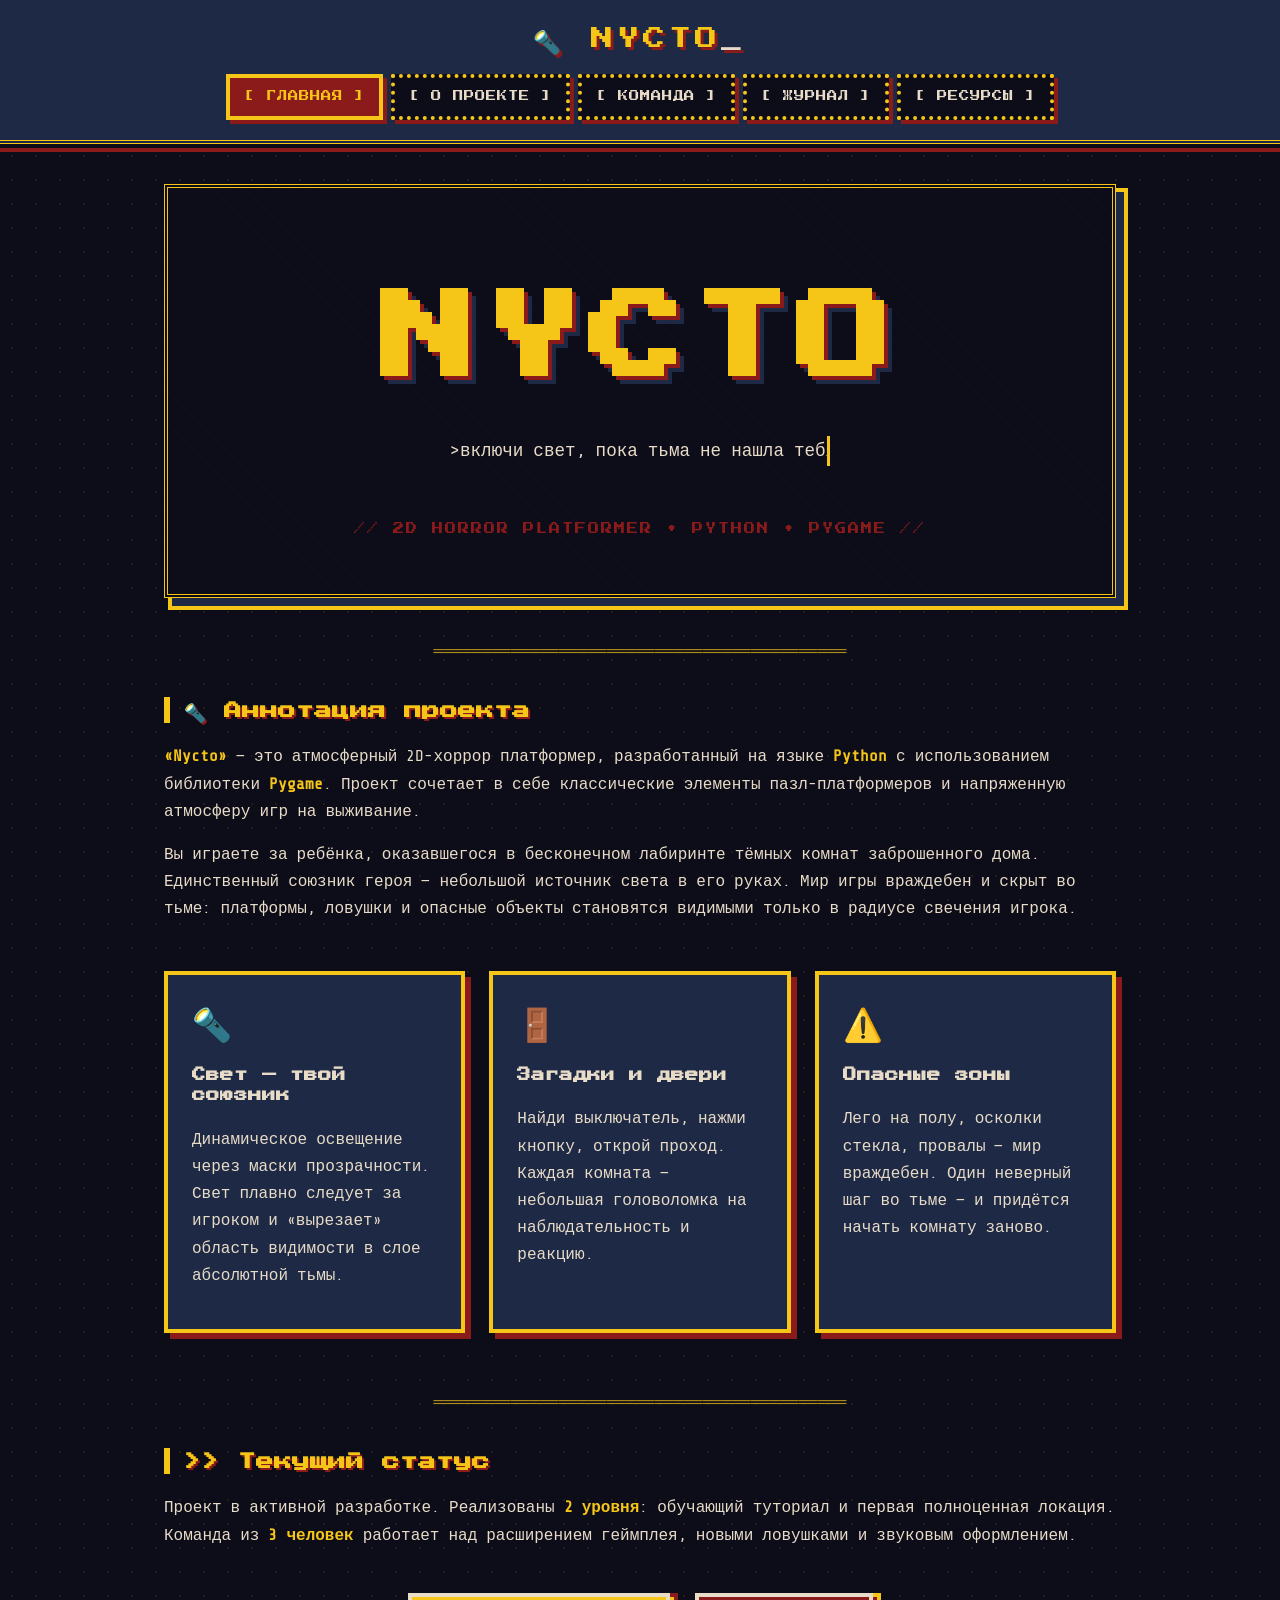
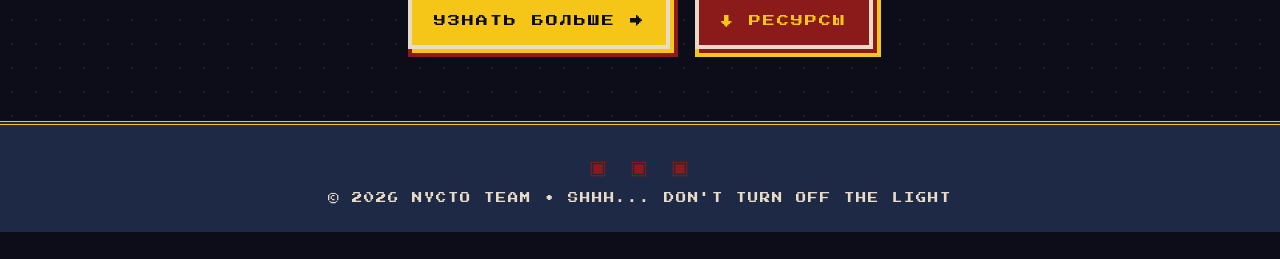
<file: Website full/index.html>
<!DOCTYPE html>
<html lang="ru">
<head>
    <meta charset="UTF-8">
    <meta name="viewport" content="width=device-width, initial-scale=1.0">
    <title>NYCTO — 2D Horror Platformer</title>
    <link rel="stylesheet" href="style.css">
</head>
<body>
    <header>
        <div class="site-title">NYCTO</div>
        <nav>
            <a href="index.html" class="active">[ ГЛАВНАЯ ]</a>
            <a href="about.html">[ О ПРОЕКТЕ ]</a>
            <a href="team.html">[ КОМАНДА ]</a>
            <a href="journal.html">[ ЖУРНАЛ ]</a>
            <a href="resources.html">[ РЕСУРСЫ ]</a>
        </nav>
    </header>

    <main>
        <section class="hero">
            <h1 class="hero-title">NYCTO</h1>
            <p class="typewriter">&gt;включи свет, пока тьма не нашла тебя</p>
            <p class="tagline">// 2D HORROR PLATFORMER • PYTHON • PYGAME //</p>
        </section>

        <div class="divider">═══════════════════════════════════════════</div>

        <h2>🔦 Аннотация проекта</h2>
        <p>
            <strong>«Nycto»</strong> — это атмосферный 2D-хоррор платформер,
            разработанный на языке <strong>Python</strong> с использованием библиотеки
            <strong>Pygame</strong>. Проект сочетает в себе классические элементы
            пазл-платформеров и напряженную атмосферу игр на выживание.
        </p>
        <p>
            Вы играете за ребёнка, оказавшегося в бесконечном лабиринте тёмных комнат
            заброшенного дома. Единственный союзник героя — небольшой источник света
            в его руках. Мир игры враждебен и скрыт во тьме: платформы, ловушки и
            опасные объекты становятся видимыми только в радиусе свечения игрока.
        </p>

        <div class="grid">
            <div class="card">
                <span class="card-icon">🔦</span>
                <h3>Свет — твой союзник</h3>
                <p>Динамическое освещение через маски прозрачности. Свет плавно следует
                за игроком и «вырезает» область видимости в слое абсолютной тьмы.</p>
            </div>
            <div class="card">
                <span class="card-icon">🚪</span>
                <h3>Загадки и двери</h3>
                <p>Найди выключатель, нажми кнопку, открой проход. Каждая комната —
                небольшая головоломка на наблюдательность и реакцию.</p>
            </div>
            <div class="card">
                <span class="card-icon">⚠️</span>
                <h3>Опасные зоны</h3>
                <p>Лего на полу, осколки стекла, провалы — мир враждебен. Один неверный
                шаг во тьме — и придётся начать комнату заново.</p>
            </div>
        </div>

        <div class="divider">═══════════════════════════════════════════</div>

        <h2>>> Текущий статус</h2>
        <p>
            Проект в активной разработке. Реализованы <strong>2 уровня</strong>:
            обучающий туториал и первая полноценная локация. Команда из
            <strong>3 человек</strong> работает над расширением геймплея, новыми
            ловушками и звуковым оформлением.
        </p>

        <p style="text-align: center; margin-top: 32px;">
            <a href="about.html" class="btn">УЗНАТЬ БОЛЬШЕ →</a>
            <a href="resources.html" class="btn btn-danger">↓ РЕСУРСЫ</a>
        </p>
    </main>

    <footer>
        <span class="skull">▣ ▣ ▣</span>
        © 2026 NYCTO TEAM • SHHH... DON'T TURN OFF THE LIGHT
    </footer>
</body>
</html>
</file>
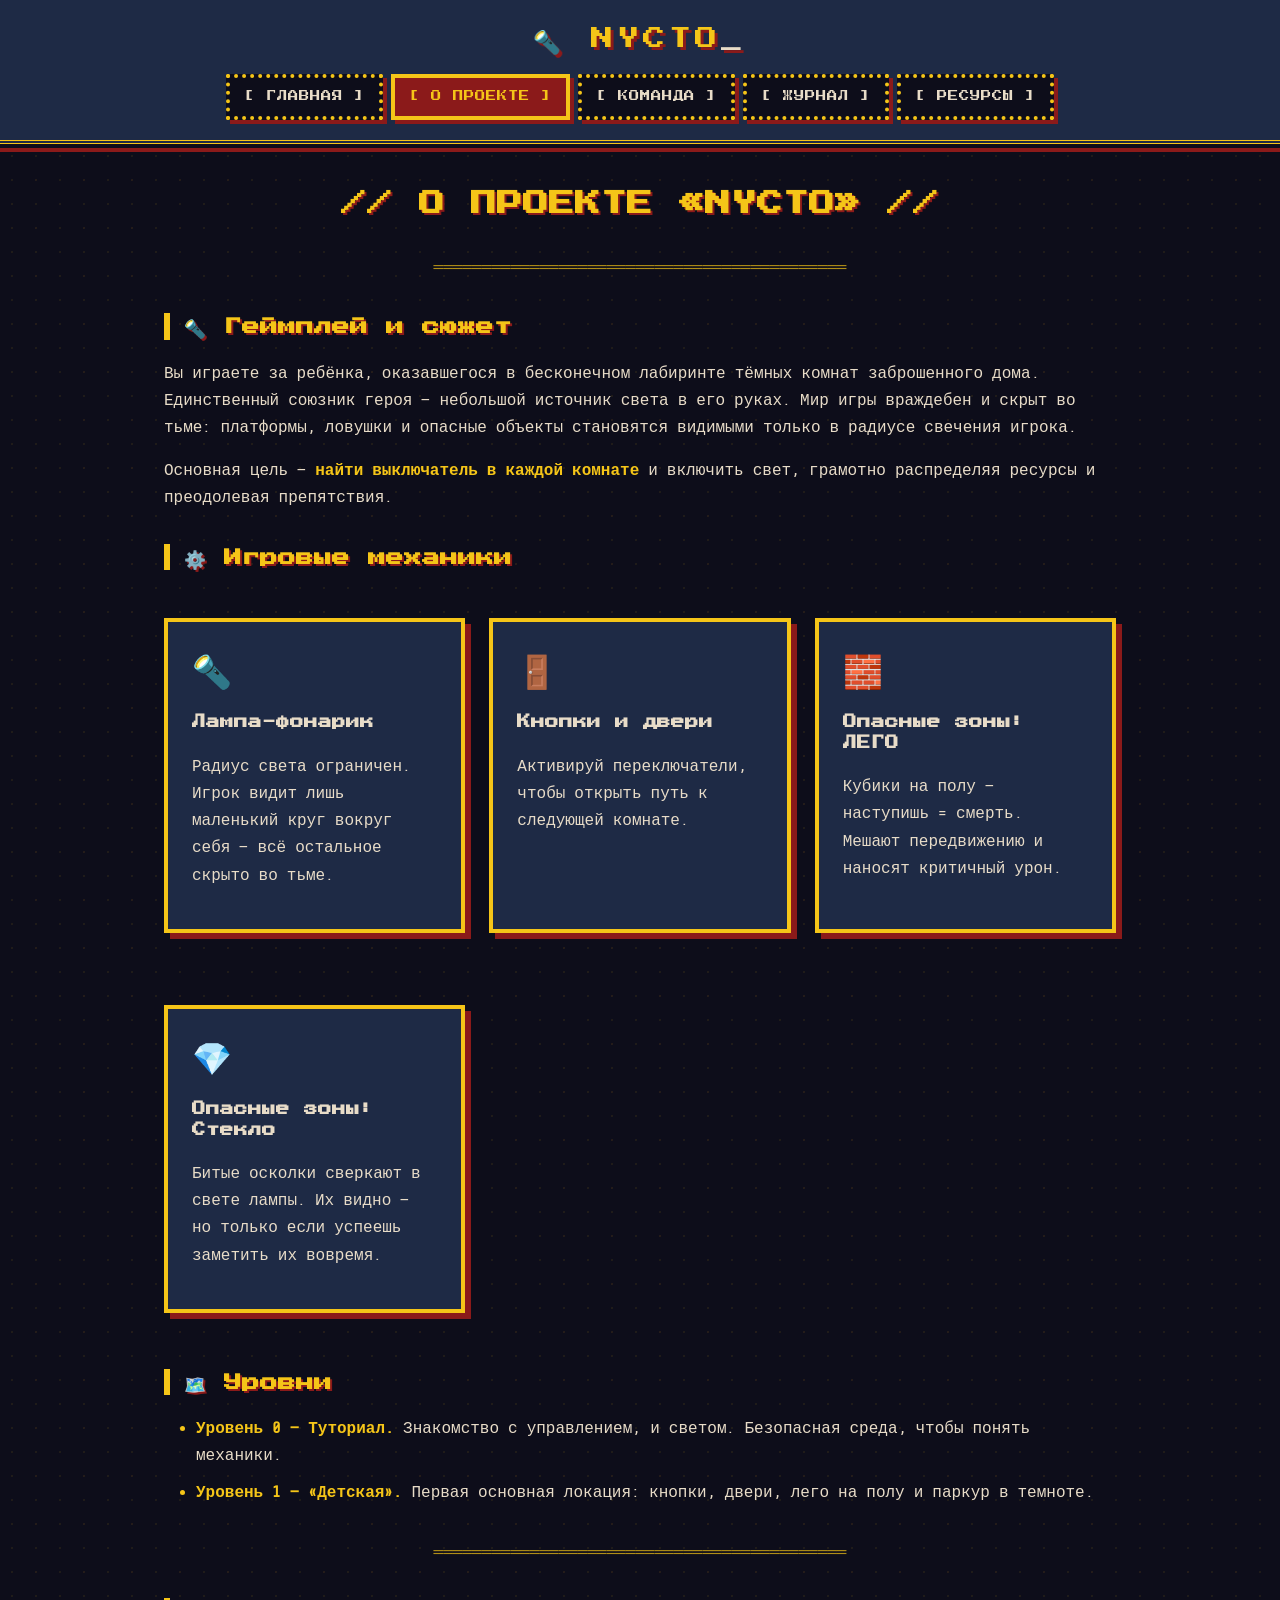
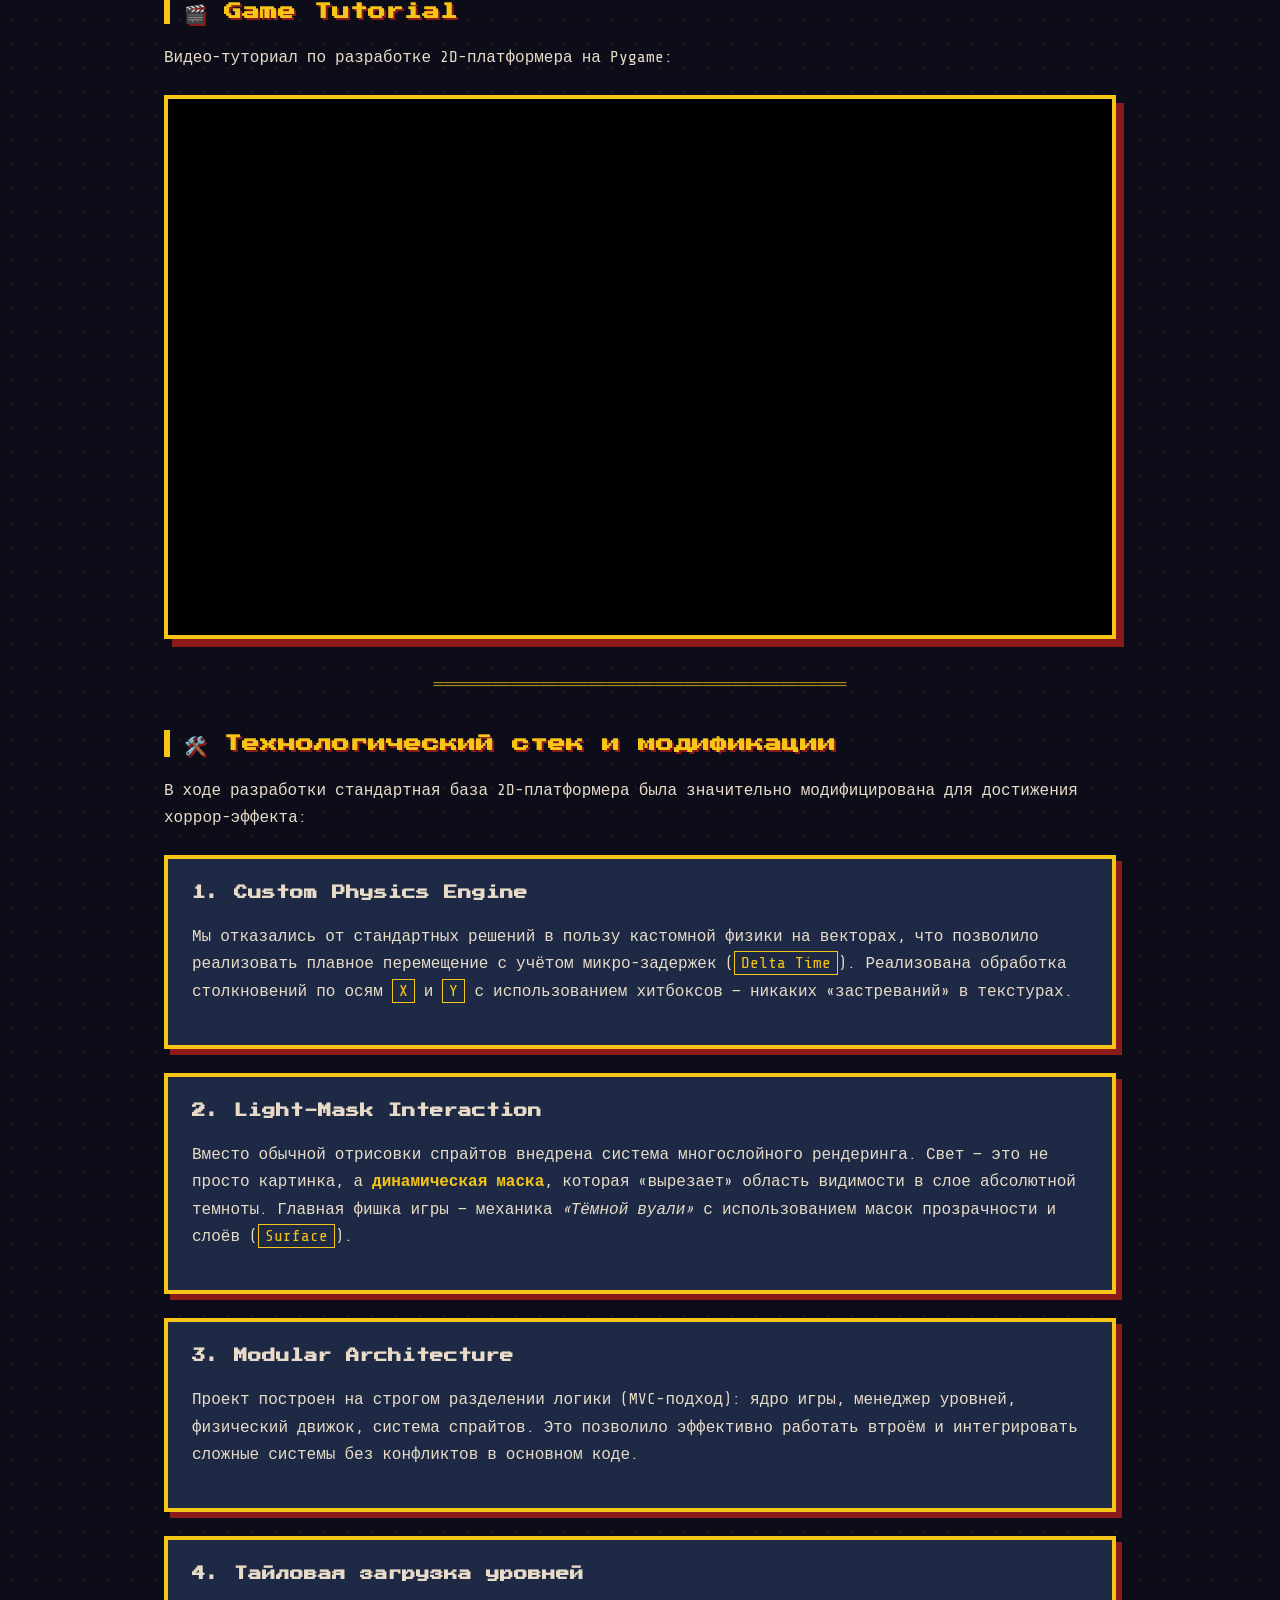
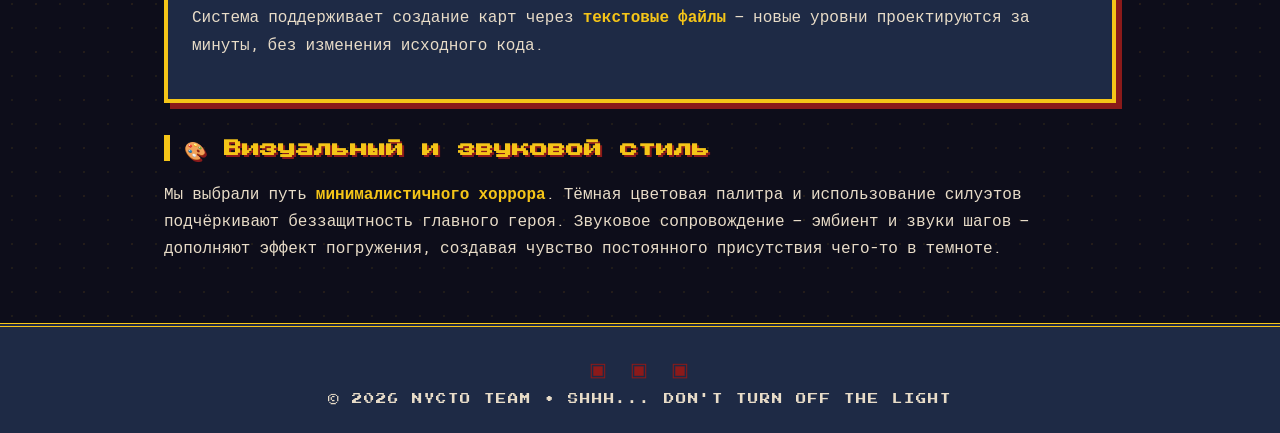
<file: Website full/about.html>
<!DOCTYPE html>
<html lang="ru">
<head>
    <meta charset="UTF-8">
    <meta name="viewport" content="width=device-width, initial-scale=1.0">
    <title>О проекте — NYCTO</title>
    <link rel="stylesheet" href="style.css">
</head>
<body>
    <header>
        <div class="site-title">NYCTO</div>
        <nav>
            <a href="index.html">[ ГЛАВНАЯ ]</a>
            <a href="about.html" class="active">[ О ПРОЕКТЕ ]</a>
            <a href="team.html">[ КОМАНДА ]</a>
            <a href="journal.html">[ ЖУРНАЛ ]</a>
            <a href="resources.html">[ РЕСУРСЫ ]</a>
        </nav>
    </header>

    <main>
        <h1>// О ПРОЕКТЕ «NYCTO» //</h1>

        <div class="divider">═══════════════════════════════════════════</div>

        <h2>🔦 Геймплей и сюжет</h2>
        <p>
            Вы играете за ребёнка, оказавшегося в бесконечном лабиринте тёмных комнат
            заброшенного дома. Единственный союзник героя — небольшой источник света
            в его руках. Мир игры враждебен и скрыт во тьме: платформы, ловушки и
            опасные объекты становятся видимыми только в радиусе свечения игрока.
        </p>
        <p>
            Основная цель — <strong>найти выключатель в каждой комнате</strong> и
            включить свет, грамотно распределяя ресурсы и преодолевая препятствия.
        </p>

        <h2>⚙️ Игровые механики</h2>
        <div class="grid">
            <div class="card">
                <span class="card-icon">🔦</span>
                <h3>Лампа-фонарик</h3>
                <p>Радиус света ограничен. Игрок видит лишь маленький круг вокруг себя — всё остальное скрыто во тьме.</p>
            </div>
            <div class="card">
                <span class="card-icon">🚪</span>
                <h3>Кнопки и двери</h3>
                <p>Активируй переключатели, чтобы открыть путь к следующей комнате.</p>
            </div>
            <div class="card">
                <span class="card-icon">🧱</span>
                <h3>Опасные зоны: ЛЕГО</h3>
                <p>Кубики на полу — наступишь = смерть. Мешают передвижению и наносят критичный урон.</p>
            </div>
            <div class="card">
                <span class="card-icon">💎</span>
                <h3>Опасные зоны: Стекло</h3>
                <p>Битые осколки сверкают в свете лампы. Их видно — но только если успеешь заметить их вовремя.</p>
            </div>
        </div>

        <h2>🗺️ Уровни</h2>
        <ul>
            <li><strong>Уровень 0 — Туториал.</strong> Знакомство с управлением, и светом. Безопасная среда, чтобы понять механики.</li>
            <li><strong>Уровень 1 — «Детская».</strong> Первая основная локация:
            кнопки, двери, лего на полу и паркур в темноте.</li>
        </ul>

        <div class="divider">═══════════════════════════════════════════</div>

        <h2>🎬 Game Tutorial</h2>
        <p>Видео-туториал по разработке 2D-платформера на Pygame:</p>
        <div class="video-wrap">
            <iframe
                src="https://www.youtube.com/embed/AY9MnQ4x3zk"
                title="Game tutorial — Pygame Platformer"
                allow="accelerometer; autoplay; clipboard-write; encrypted-media; gyroscope; picture-in-picture"
                allowfullscreen></iframe>
        </div>

        <div class="divider">═══════════════════════════════════════════</div>

        <h2>🛠️ Технологический стек и модификации</h2>
        <p>
            В ходе разработки стандартная база 2D-платформера была значительно
            модифицирована для достижения хоррор-эффекта:
        </p>

        <div class="card">
            <h3>1. Custom Physics Engine</h3>
            <p>Мы отказались от стандартных решений в пользу кастомной физики на
            векторах, что позволило реализовать плавное перемещение с учётом
            микро-задержек (<code>Delta Time</code>). Реализована обработка
            столкновений по осям <code>X</code> и <code>Y</code> с использованием
            хитбоксов — никаких «застреваний» в текстурах.</p>
        </div>

        <div class="card">
            <h3>2. Light-Mask Interaction</h3>
            <p>Вместо обычной отрисовки спрайтов внедрена система многослойного
            рендеринга. Свет — это не просто картинка, а <strong>динамическая маска</strong>,
            которая «вырезает» область видимости в слое абсолютной темноты.
            Главная фишка игры — механика <em>«Тёмной вуали»</em> с использованием
            масок прозрачности и слоёв (<code>Surface</code>).</p>
        </div>

        <div class="card">
            <h3>3. Modular Architecture</h3>
            <p>Проект построен на строгом разделении логики (MVC-подход): ядро игры,
            менеджер уровней, физический движок, система спрайтов. Это позволило
            эффективно работать втроём и интегрировать сложные системы без
            конфликтов в основном коде.</p>
        </div>

        <div class="card">
            <h3>4. Тайловая загрузка уровней</h3>
            <p>Система поддерживает создание карт через <strong>текстовые файлы</strong> —
            новые уровни проектируются за минуты, без изменения исходного кода.</p>
        </div>

        <h2>🎨 Визуальный и звуковой стиль</h2>
        <p>
            Мы выбрали путь <strong>минималистичного хоррора</strong>. Тёмная цветовая
            палитра и использование силуэтов подчёркивают беззащитность главного
            героя. Звуковое сопровождение — эмбиент и звуки шагов — дополняют
            эффект погружения, создавая чувство постоянного присутствия чего-то
            в темноте.
        </p>
    </main>

    <footer>
        <span class="skull">▣ ▣ ▣</span>
        © 2026 NYCTO TEAM • SHHH... DON'T TURN OFF THE LIGHT
    </footer>
</body>
</html>
</file>
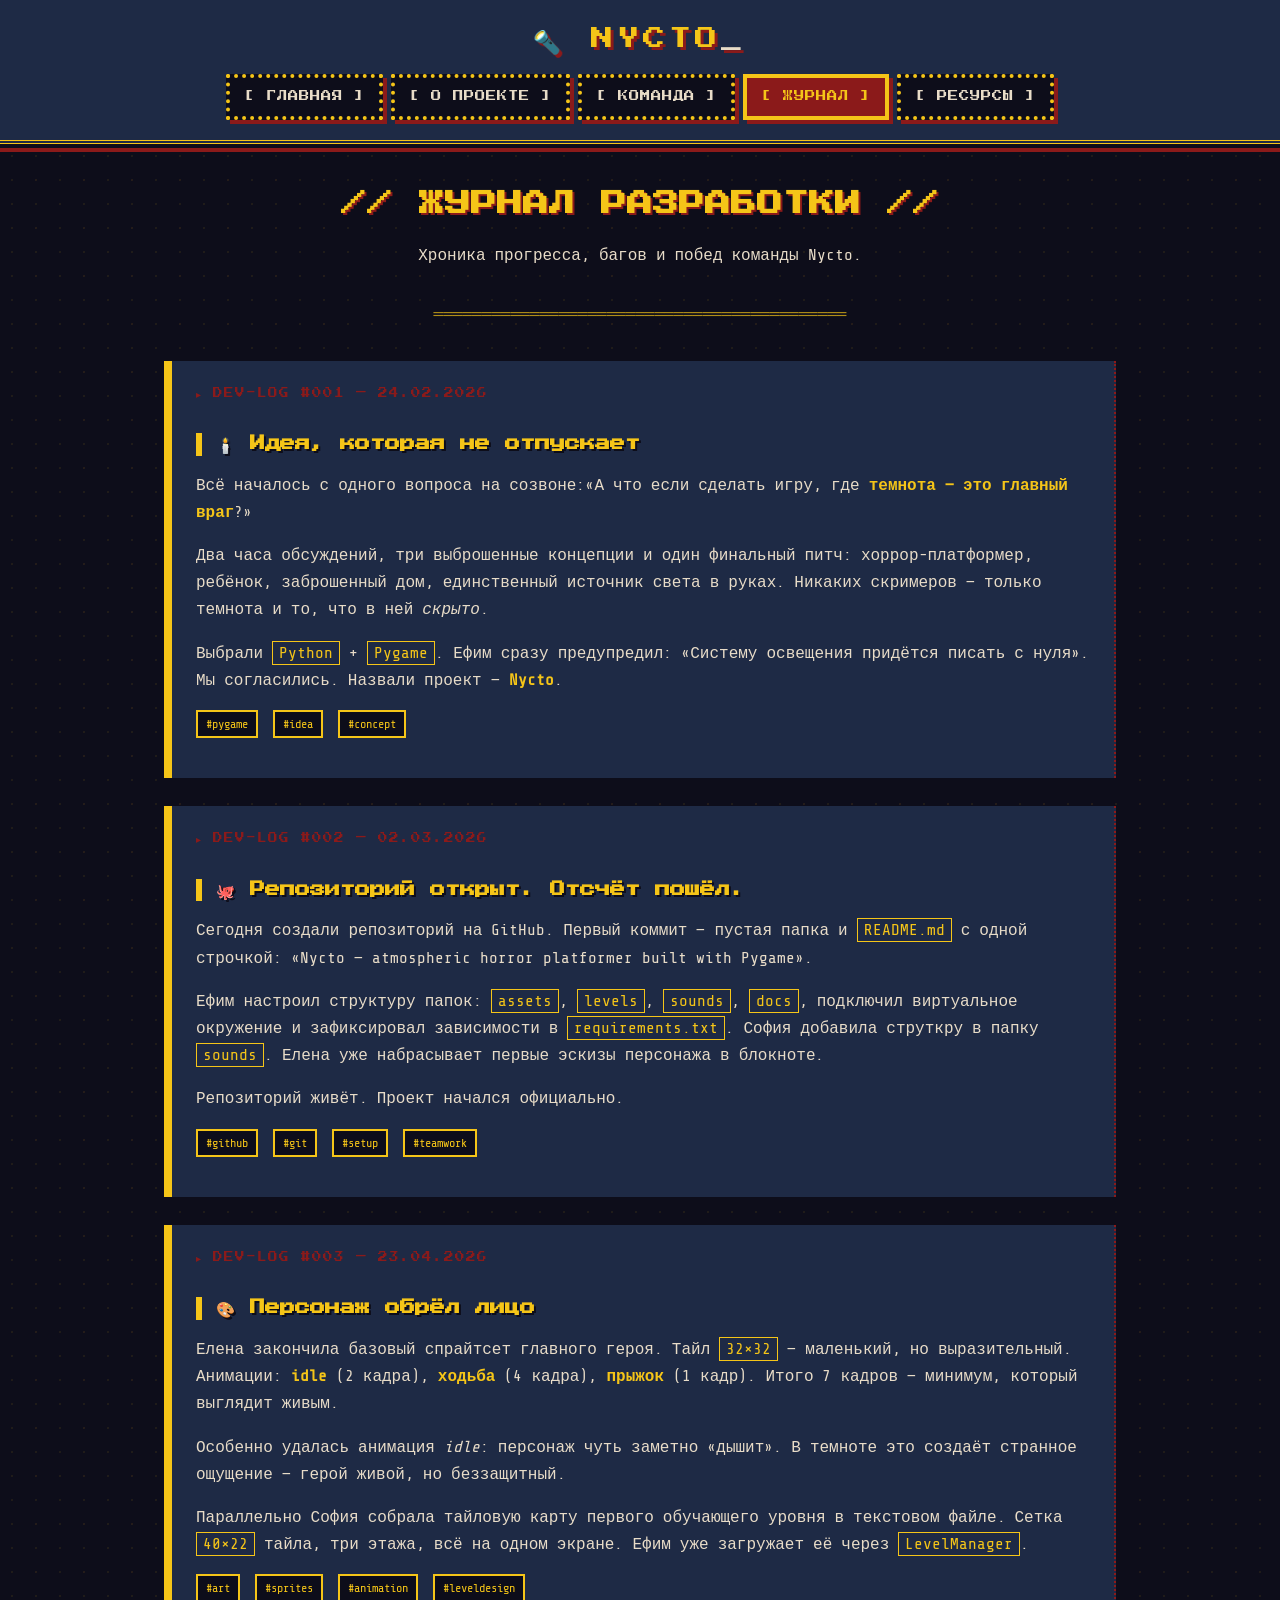
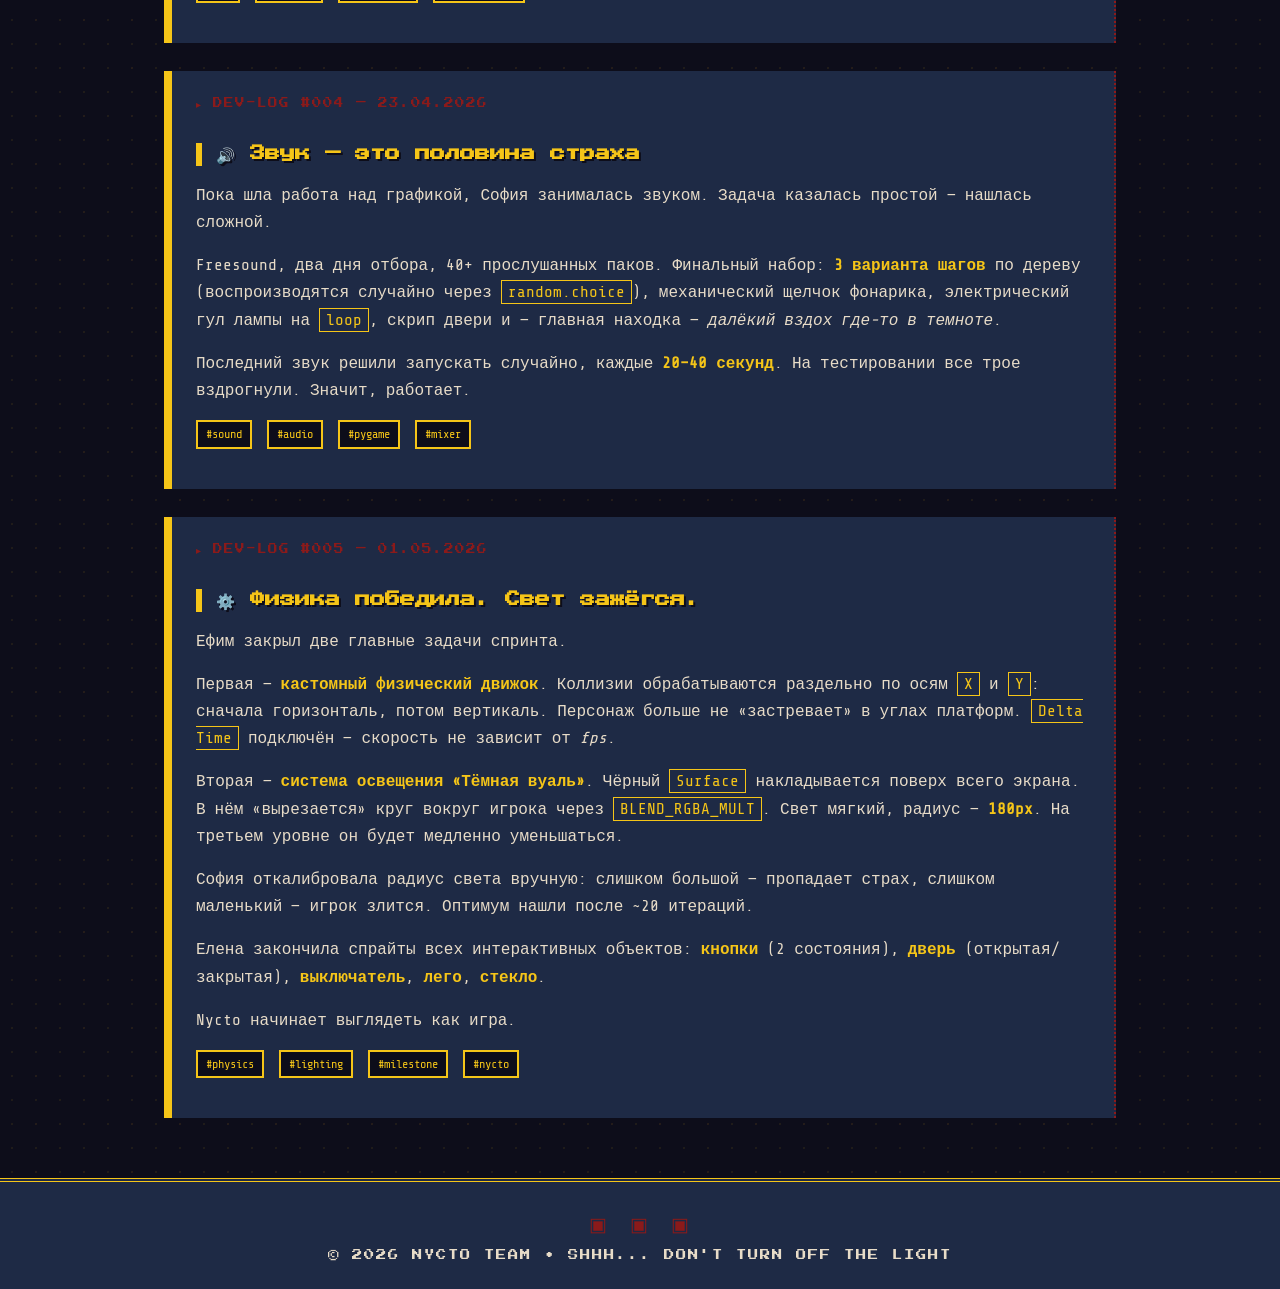
<file: Website full/journal.html>
<!DOCTYPE html>
<html lang="ru">
<head>
    <meta charset="UTF-8">
    <meta name="viewport" content="width=device-width, initial-scale=1.0">
    <title>Журнал — NYCTO</title>
    <link rel="stylesheet" href="style.css">
</head>
<body>
    <header>
        <div class="site-title">NYCTO</div>
        <nav>
            <a href="index.html">[ ГЛАВНАЯ ]</a>
            <a href="about.html">[ О ПРОЕКТЕ ]</a>
            <a href="team.html">[ КОМАНДА ]</a>
            <a href="journal.html" class="active">[ ЖУРНАЛ ]</a>
            <a href="resources.html">[ РЕСУРСЫ ]</a>
        </nav>
    </header>

    <main>
        <h1>// ЖУРНАЛ РАЗРАБОТКИ //</h1>

        <p style="text-align:center;">
            Хроника прогресса, багов и побед команды Nycto.
        </p>

        <div class="divider">═══════════════════════════════════════════</div>

        <!-- POST 1 -->
        <article class="post">
            <div class="post-meta">▸ DEV-LOG #001 — 24.02.2026</div>
            <h2 class="post-title">🕯️ Идея, которая не отпускает</h2>
            <p>
                Всё началось с одного вопроса на созвоне:«А что если сделать игру, 
                где <strong>темнота — это главный враг</strong>?»
            </p>
            <p>
                Два часа обсуждений, три выброшенные концепции и один финальный питч: хоррор-платформер, 
                ребёнок, заброшенный дом, единственный источник света в руках. Никаких скримеров — только темнота 
                и то, что в ней <em>скрыто</em>.
            </p>
            <p>
                Выбрали <code>Python</code> + <code>Pygame</code>. Ефим сразу предупредил: «Систему освещения придётся писать с нуля». 
                Мы согласились. Назвали проект — <strong>Nycto</strong>.
            </p>
            <p>
                <span class="tag">#pygame</span>
                <span class="tag">#idea</span>
                <span class="tag">#concept</span>
            </p>
        </article>

        <!-- POST 2 -->
        <article class="post">
            <div class="post-meta">▸ DEV-LOG #002 — 02.03.2026</div>
            <h2 class="post-title">🐙 Репозиторий открыт. Отсчёт пошёл.</h2>
            <p>
                Сегодня создали репозиторий на GitHub. Первый коммит — пустая папка
                и <code>README.md</code> с одной строчкой: «Nycto — atmospheric horror
                platformer built with Pygame».
            </p>
            <p>
                Ефим настроил структуру папок: <code>assets</code>, <code>levels</code>,
                <code>sounds</code>, <code>docs</code>, подключил виртуальное
                окружение и зафиксировал зависимости в <code>requirements.txt</code>.
                София добавила струткру в папку <code>sounds</code>.
                Елена уже набрасывает первые эскизы персонажа в блокноте.
            </p>
            <p>
                Репозиторий живёт. Проект начался официально.
            </p>
            <p>
                <span class="tag">#github</span>
                <span class="tag">#git</span>
                <span class="tag">#setup</span>
                <span class="tag">#teamwork</span>
            </p>
        </article>

        <!-- POST 3 -->
        <article class="post">
            <div class="post-meta">▸ DEV-LOG #003 — 23.04.2026</div>
            <h2 class="post-title">🎨 Персонаж обрёл лицо</h2>
            <p>
                Елена закончила базовый спрайтсет главного героя. Тайл
                <code>32×32</code> — маленький, но выразительный. Анимации:
                <strong>idle</strong> (2 кадра), <strong>ходьба</strong> (4 кадра),
                <strong>прыжок</strong> (1 кадр). Итого 7 кадров — минимум,
                который выглядит живым.
            </p>
            <p>
                Особенно удалась анимация <em>idle</em>: персонаж чуть заметно
                «дышит». В темноте это создаёт странное ощущение — герой живой,
                но беззащитный.
            </p>
            <p>
                Параллельно София собрала тайловую карту первого обучающего уровня
                в текстовом файле. Сетка <code>40×22</code> тайла, три этажа,
                всё на одном экране. Ефим уже загружает её через
                <code>LevelManager</code>.
            </p>
            <p>
                <span class="tag">#art</span>
                <span class="tag">#sprites</span>
                <span class="tag">#animation</span>
                <span class="tag">#leveldesign</span>
            </p>
        </article>

        <!-- POST 4 -->
        <article class="post">
            <div class="post-meta">▸ DEV-LOG #004 — 23.04.2026</div>
            <h2 class="post-title">🔊 Звук — это половина страха</h2>
            <p>
                Пока шла работа над графикой, София занималась звуком.
                Задача казалась простой — нашлась сложной.
            </p>
            <p>
                Freesound, два дня отбора, 40+ прослушанных паков. Финальный набор:
                <strong>3 варианта шагов</strong> по дереву (воспроизводятся случайно
                через <code>random.choice</code>), механический щелчок фонарика,
                электрический гул лампы на <code>loop</code>, скрип двери и —
                главная находка — <em>далёкий вздох где-то в темноте</em>.
            </p>
            <p>
                Последний звук решили запускать случайно, каждые
                <strong>20–40 секунд</strong>. На тестировании все трое вздрогнули.
                Значит, работает.
            </p>
            <p>
                <span class="tag">#sound</span>
                <span class="tag">#audio</span>
                <span class="tag">#pygame</span>
                <span class="tag">#mixer</span>
            </p>
        </article>

        <!-- POST 5 -->
        <article class="post">
            <div class="post-meta">▸ DEV-LOG #005 — 01.05.2026</div>
            <h2 class="post-title">⚙️ Физика победила. Свет зажёгся.</h2>
            <p>
                Ефим закрыл две главные задачи спринта.
            </p>
            <p>
                Первая — <strong>кастомный физический движок</strong>. Коллизии
                обрабатываются раздельно по осям <code>X</code> и <code>Y</code>:
                сначала горизонталь, потом вертикаль. Персонаж больше не
                «застревает» в углах платформ. <code>Delta Time</code> подключён —
                скорость не зависит от <em>fps</em>.
            </p>
            <p>
                Вторая — <strong>система освещения «Тёмная вуаль»</strong>. Чёрный
                <code>Surface</code> накладывается поверх всего экрана. В нём
                «вырезается» круг вокруг игрока через <code>BLEND_RGBA_MULT</code>.
                Свет мягкий, радиус — <strong>180px</strong>. На третьем уровне
                он будет медленно уменьшаться.
            </p>
            <p>
                София откалибровала радиус света вручную: слишком большой —
                пропадает страх, слишком маленький — игрок злится. Оптимум
                нашли после ~20 итераций.
            </p>
            <p>
                Елена закончила спрайты всех интерактивных объектов:
                <strong>кнопки</strong> (2 состояния), <strong>дверь</strong>
                (открытая/закрытая), <strong>выключатель</strong>,
                <strong>лего</strong>, <strong>стекло</strong>.
            </p>
            <p>
                Nycto начинает выглядеть как игра.
            </p>
            <p>
                <span class="tag">#physics</span>
                <span class="tag">#lighting</span>
                <span class="tag">#milestone</span>
                <span class="tag">#nycto</span>
            </p>
        </article>
    </main>

    <footer>
        <span class="skull">▣ ▣ ▣</span>
        © 2026 NYCTO TEAM • SHHH... DON'T TURN OFF THE LIGHT
    </footer>
</body>
</html>
</file>
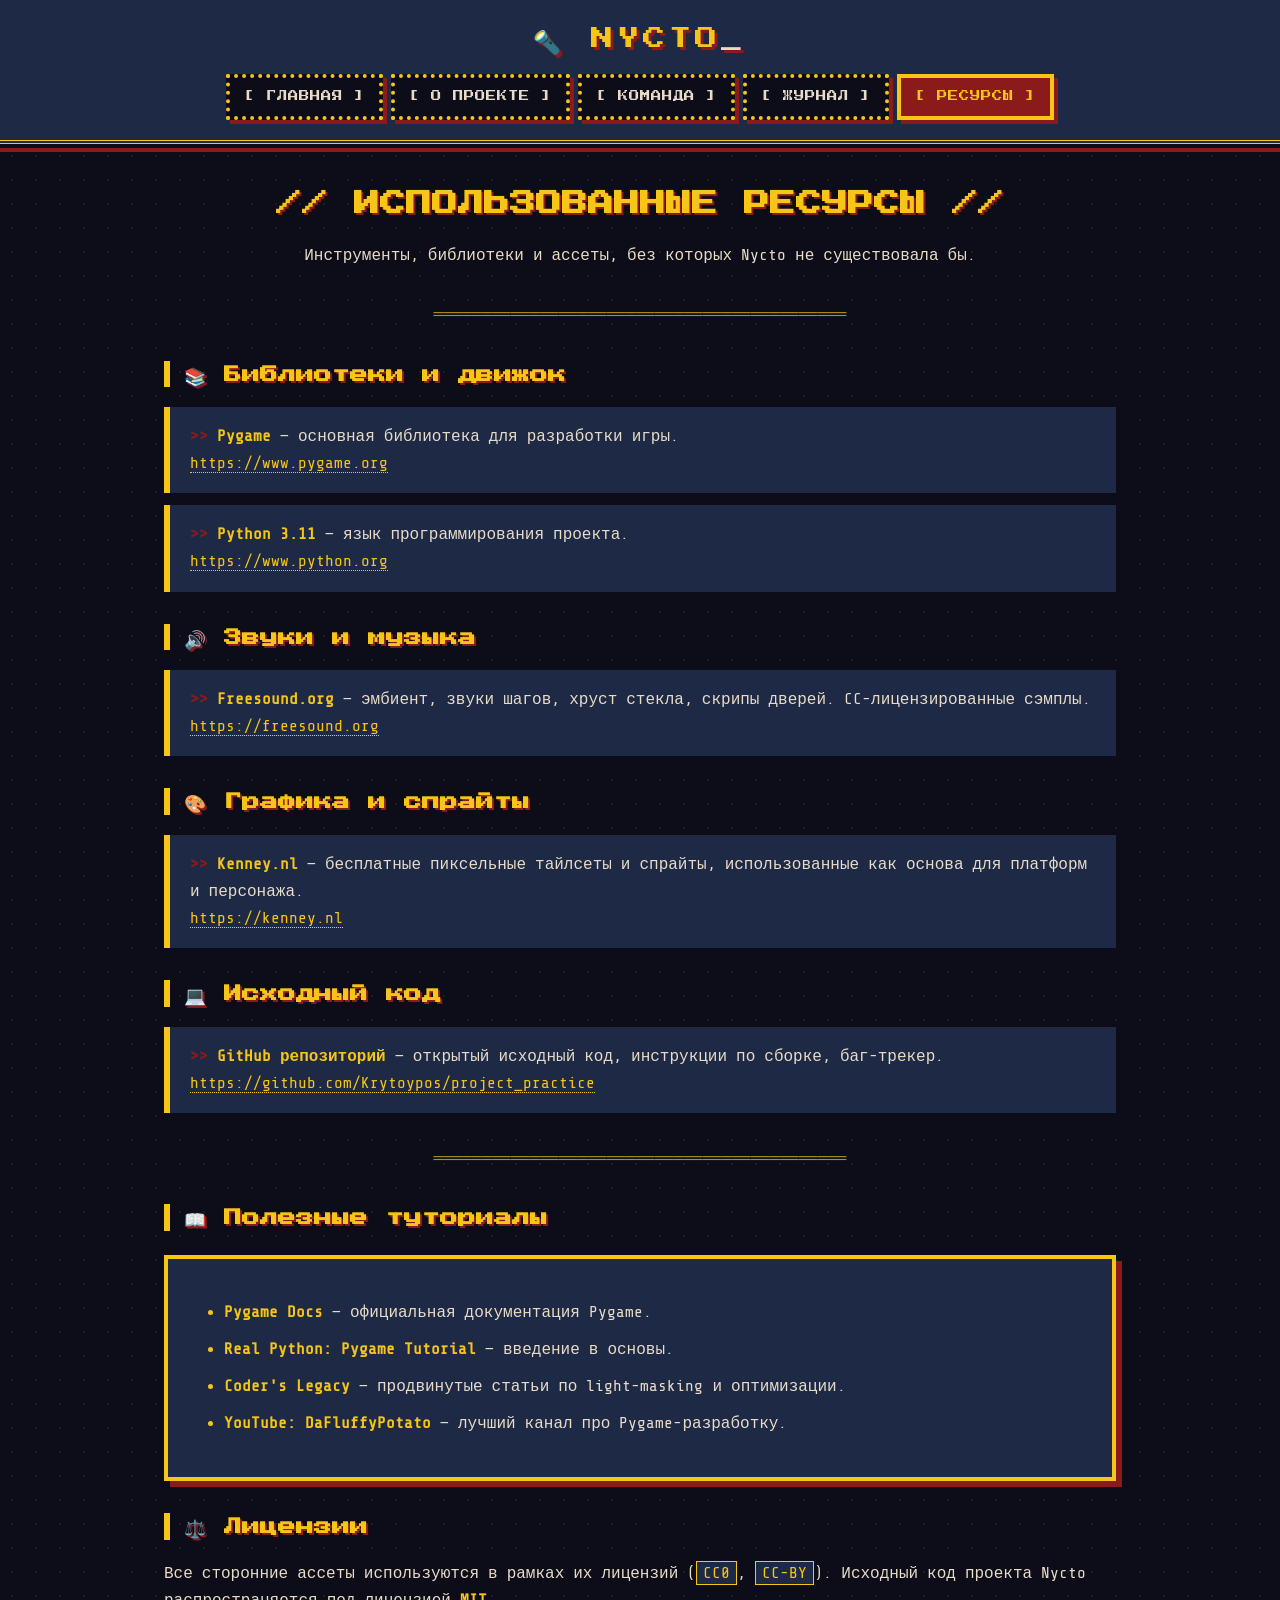
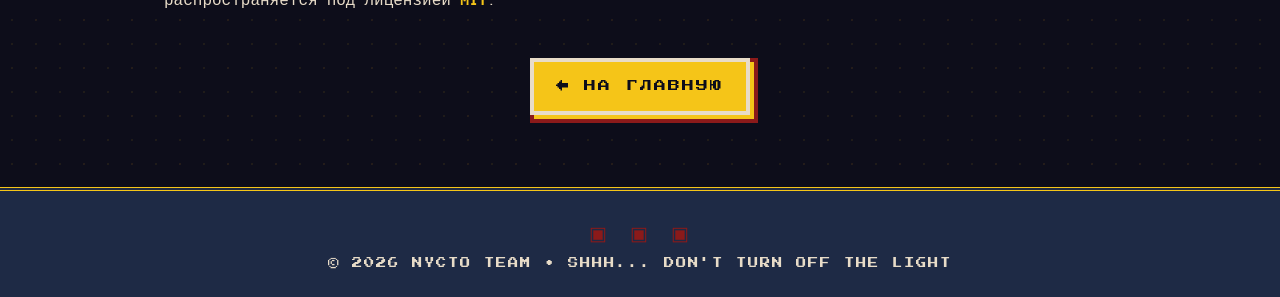
<file: Website full/resources.html>
<!DOCTYPE html>
<html lang="ru">
<head>
    <meta charset="UTF-8">
    <meta name="viewport" content="width=device-width, initial-scale=1.0">
    <title>Ресурсы — NYCTO</title>
    <link rel="stylesheet" href="style.css">
</head>
<body>
    <header>
        <div class="site-title">NYCTO</div>
        <nav>
            <a href="index.html">[ ГЛАВНАЯ ]</a>
            <a href="about.html">[ О ПРОЕКТЕ ]</a>
            <a href="team.html">[ КОМАНДА ]</a>
            <a href="journal.html">[ ЖУРНАЛ ]</a>
            <a href="resources.html" class="active">[ РЕСУРСЫ ]</a>
        </nav>
    </header>

    <main>
        <h1>// ИСПОЛЬЗОВАННЫЕ РЕСУРСЫ //</h1>

        <p style="text-align:center;">
            Инструменты, библиотеки и ассеты, без которых Nycto не существовала бы.
        </p>

        <div class="divider">═══════════════════════════════════════════</div>

        <h2>📚 Библиотеки и движок</h2>
        <ul class="resource-list">
            <li>
                <strong>Pygame</strong> — основная библиотека для разработки игры.<br>
                <a href="https://www.pygame.org" target="_blank" rel="noopener">https://www.pygame.org</a>
            </li>
            <li>
                <strong>Python 3.11</strong> — язык программирования проекта.<br>
                <a href="https://www.python.org" target="_blank" rel="noopener">https://www.python.org</a>
            </li>
        </ul>

        <h2>🔊 Звуки и музыка</h2>
        <ul class="resource-list">
            <li>
                <strong>Freesound.org</strong> — эмбиент, звуки шагов, хруст стекла,
                скрипы дверей. CC-лицензированные сэмплы.<br>
                <a href="https://freesound.org" target="_blank" rel="noopener">https://freesound.org</a>
            </li>
        </ul>

        <h2>🎨 Графика и спрайты</h2>
        <ul class="resource-list">
            <li>
                <strong>Kenney.nl</strong> — бесплатные пиксельные тайлсеты и спрайты,
                использованные как основа для платформ и персонажа.<br>
                <a href="https://kenney.nl" target="_blank" rel="noopener">https://kenney.nl</a>
            </li>
        </ul>

        <h2>💻 Исходный код</h2>
        <ul class="resource-list">
            <li>
                <strong>GitHub репозиторий</strong> — открытый исходный код,
                инструкции по сборке, баг-трекер.<br>
                <a href="https://github.com/Krytoypos/project_practice" target="_blank" rel="noopener">https://github.com/Krytoypos/project_practice</a>
            </li>
        </ul>

        <div class="divider">═══════════════════════════════════════════</div>

        <h2>📖 Полезные туториалы</h2>
        <div class="card">
            <ul>
                <li><strong>Pygame Docs</strong> — официальная документация Pygame.</li>
                <li><strong>Real Python: Pygame Tutorial</strong> — введение в основы.</li>
                <li><strong>Coder's Legacy</strong> — продвинутые статьи по
                light-masking и оптимизации.</li>
                <li><strong>YouTube: DaFluffyPotato</strong> — лучший канал про
                Pygame-разработку.</li>
            </ul>
        </div>

        <h2>⚖️ Лицензии</h2>
        <p>
            Все сторонние ассеты используются в рамках их лицензий
            (<code>CC0</code>, <code>CC-BY</code>). Исходный код проекта Nycto
            распространяется под лицензией <strong>MIT</strong>.
        </p>

        <p style="text-align:center; margin-top:32px;">
            <a href="index.html" class="btn">← НА ГЛАВНУЮ</a>
        </p>
    </main>

    <footer>
        <span class="skull">▣ ▣ ▣</span>
        © 2026 NYCTO TEAM • SHHH... DON'T TURN OFF THE LIGHT
    </footer>
</body>
</html>
</file>
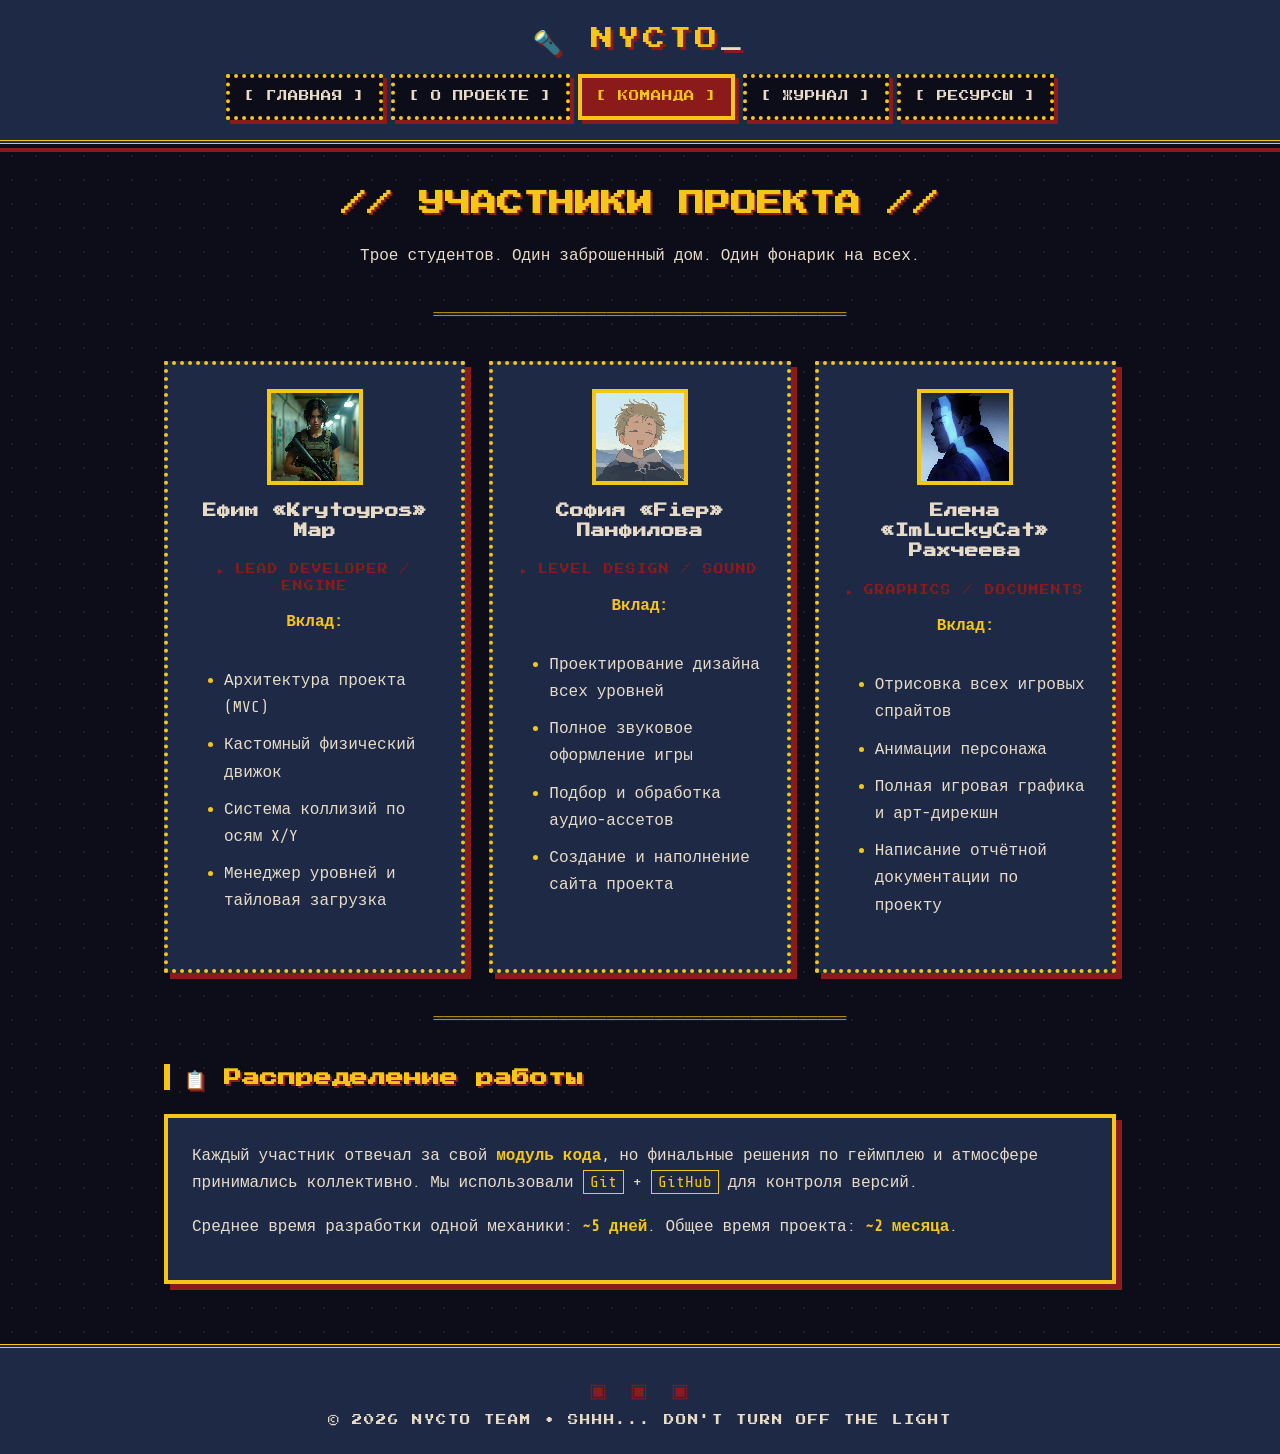
<file: Website full/team.html>
<!DOCTYPE html>
<html lang="ru">
<head>
    <meta charset="UTF-8">
    <meta name="viewport" content="width=device-width, initial-scale=1.0">
    <title>Команда — NYCTO</title>
    <link rel="stylesheet" href="style.css">
</head>
<body>
    <header>
        <div class="site-title">NYCTO</div>
        <nav>
            <a href="index.html">[ ГЛАВНАЯ ]</a>
            <a href="about.html">[ О ПРОЕКТЕ ]</a>
            <a href="team.html" class="active">[ КОМАНДА ]</a>
            <a href="journal.html">[ ЖУРНАЛ ]</a>
            <a href="resources.html">[ РЕСУРСЫ ]</a>
        </nav>
    </header>

    <main>
        <h1>// УЧАСТНИКИ ПРОЕКТА //</h1>

        <p style="text-align:center;">
            Трое студентов. Один заброшенный дом. Один фонарик на всех.
        </p>

        <div class="divider">═══════════════════════════════════════════</div>

        <div class="grid">
            <!-- Member 1 -->
            <div class="member">
                <div class="avatar">
                    <img src="images/Efim.png" alt="Ефим">
                </div>
                <h3>Ефим «Krytoypos» Мар</h3>
                <div class="role">▸ Lead Developer / Engine</div>
                <p><strong>Вклад:</strong></p>
                <ul style="text-align:left;">
                    <li>Архитектура проекта (MVC)</li>
                    <li>Кастомный физический движок</li>
                    <li>Система коллизий по осям X/Y</li>
                    <li>Менеджер уровней и тайловая загрузка</li>
                </ul>
            </div>

            <!-- Member 2 -->
            <div class="member">
                <div class="avatar">
                    <img src="images/Fiep.jpg" alt="София">
                </div>
                <h3>София «Fiep» Панфилова</h3>
                <div class="role">▸ Level Design / Sound</div>
                <p><strong>Вклад:</strong></p>
                <ul style="text-align:left;">
                    <li>Проектирование дизайна всех уровней</li>
                    <li>Полное звуковое оформление игры</li>
                    <li>Подбор и обработка аудио-ассетов</li>
                    <li>Создание и наполнение сайта проекта</li>
                </ul>
            </div>

            <!-- Member 3 -->
            <div class="member">
                <div class="avatar">
                    <img src="images/Elena.jpg" alt="Елена">
                </div>
                <h3>Елена «ImLuckyCat» Рахчеева</h3>
                <div class="role">▸ Graphics / Documents</div>
                <p><strong>Вклад:</strong></p>
                <ul style="text-align:left;">
                    <li>Отрисовка всех игровых спрайтов</li>
                    <li>Анимации персонажа</li>
                    <li>Полная игровая графика и арт-дирекшн</li>
                    <li>Написание отчётной документации по проекту</li>
                </ul>
            </div>
        </div>

        <div class="divider">═══════════════════════════════════════════</div>

        <h2>📋 Распределение работы</h2>
        <div class="card">
            <p>Каждый участник отвечал за свой <strong>модуль кода</strong>, но финальные
            решения по геймплею и атмосфере принимались коллективно. Мы использовали
            <code>Git</code> + <code>GitHub</code> для контроля версий.</p>
            <p style="margin-top:16px;">Среднее время разработки одной механики:
            <strong>~5 дней</strong>. Общее время проекта: <strong>~2 месяца</strong>.</p>
        </div>
    </main>

    <footer>
        <span class="skull">▣ ▣ ▣</span>
        © 2026 NYCTO TEAM • SHHH... DON'T TURN OFF THE LIGHT
    </footer>
</body>
</html>
</file>
<file: Website full/style.css>
/* ═══════════════════════════════════
   NYCTO — Pixel Horror Site Stylesheet
   ═══════════════════════════════════ */

@import url('https://fonts.googleapis.com/css2?family=Press+Start+2P&family=Share+Tech+Mono&display=swap');

* {
    margin: 0;
    padding: 0;
    box-sizing: border-box;
}

html, body {
    background-color: #0D0D1A;
    color: #E8DCC8;
    font-family: 'Share Tech Mono', monospace;
    font-size: 16px;
    line-height: 1.7;
    -webkit-font-smoothing: none;
    -moz-osx-font-smoothing: grayscale;
    font-smooth: never;
    min-height: 100vh;
    /* Dark dotted grid pattern */
    background-image:
        radial-gradient(circle, rgba(245, 197, 24, 0.08) 1px, transparent 1px),
        radial-gradient(circle, rgba(139, 26, 26, 0.04) 1px, transparent 1px);
    background-size: 24px 24px, 48px 48px;
    background-position: 0 0, 12px 12px;
    /* Custom crosshair cursor */
    cursor: url("data:image/svg+xml;utf8,<svg xmlns='http://www.w3.org/2000/svg' width='24' height='24' viewBox='0 0 24 24'><rect x='11' y='2' width='2' height='6' fill='%23F5C518'/><rect x='11' y='16' width='2' height='6' fill='%23F5C518'/><rect x='2' y='11' width='6' height='2' fill='%23F5C518'/><rect x='16' y='11' width='6' height='2' fill='%23F5C518'/><rect x='11' y='11' width='2' height='2' fill='%238B1A1A'/></svg>") 12 12, crosshair;
}

img, iframe {
    image-rendering: pixelated;
    image-rendering: -moz-crisp-edges;
    image-rendering: crisp-edges;
}

a {
    color: #F5C518;
    text-decoration: none;
    cursor: url("data:image/svg+xml;utf8,<svg xmlns='http://www.w3.org/2000/svg' width='24' height='24' viewBox='0 0 24 24'><rect x='8' y='2' width='4' height='14' fill='%23F5C518'/><rect x='6' y='10' width='2' height='6' fill='%23F5C518'/><rect x='12' y='8' width='2' height='8' fill='%23F5C518'/><rect x='14' y='10' width='2' height='6' fill='%23F5C518'/><rect x='6' y='16' width='12' height='6' fill='%23F5C518'/></svg>") 12 4, pointer;
    border-bottom: 1px dotted #F5C518;
    transition: all 0.1s steps(2);
}

a:hover {
    background-color: #F5C518;
    color: #0D0D1A;
}

/* ═══════════════════════════════════
   HEADER + NAVIGATION
   ═══════════════════════════════════ */

header {
    background-color: #1E2A45;
    border-bottom: 4px double #F5C518;
    padding: 20px 16px;
    position: sticky;
    top: 0;
    z-index: 100;
    box-shadow: 0 4px 0 #0D0D1A, 0 8px 0 #8B1A1A;
}

.site-title {
    font-family: 'Press Start 2P', monospace;
    color: #F5C518;
    font-size: 1.4rem;
    text-align: center;
    margin-bottom: 16px;
    letter-spacing: 4px;
    text-shadow: 3px 3px 0 #8B1A1A;
}

.site-title::before { content: "🔦 "; }
.site-title::after {
    content: "_";
    animation: blink 1s steps(2) infinite;
    color: #E8DCC8;
}

@keyframes blink {
    0%, 49% { opacity: 1; }
    50%, 100% { opacity: 0; }
}

nav {
    display: flex;
    justify-content: center;
    flex-wrap: wrap;
    gap: 8px;
}

nav a {
    font-family: 'Press Start 2P', monospace;
    font-size: 0.65rem;
    padding: 10px 14px;
    border: 4px solid #F5C518;
    border-style: dotted;
    color: #E8DCC8;
    background-color: #0D0D1A;
    box-shadow: 4px 4px 0 #8B1A1A;
    letter-spacing: 1px;
}

nav a:hover {
    background-color: #F5C518;
    color: #0D0D1A;
    box-shadow: 4px 4px 0 #E8DCC8;
    transform: translate(-1px, -1px);
}

nav a.active {
    background-color: #8B1A1A;
    color: #F5C518;
    border-style: solid;
}

/* ═══════════════════════════════════
   MAIN CONTENT
   ═══════════════════════════════════ */

main {
    max-width: 1000px;
    margin: 40px auto;
    padding: 0 24px;
}

.divider {
    color: #F5C518;
    text-align: center;
    font-family: 'Share Tech Mono', monospace;
    font-size: 1rem;
    margin: 32px 0;
    overflow: hidden;
    white-space: nowrap;
    opacity: 0.7;
}

h1, h2, h3 {
    font-family: 'Press Start 2P', monospace;
    color: #F5C518;
    line-height: 1.5;
    text-shadow: 2px 2px 0 #8B1A1A;
    margin-bottom: 20px;
}

h1 {
    font-size: 1.6rem;
    text-align: center;
    margin-top: 20px;
}

h2 {
    font-size: 1.1rem;
    margin-top: 32px;
    border-left: 6px solid #F5C518;
    padding-left: 14px;
}

h3 {
    font-size: 0.85rem;
    color: #E8DCC8;
    text-shadow: 1px 1px 0 #1E2A45;
}

p {
    margin-bottom: 16px;
}

ul, ol {
    margin: 16px 0 16px 32px;
}

li {
    margin-bottom: 10px;
}

li::marker {
    color: #F5C518;
}

strong {
    color: #F5C518;
}

code {
    background: #1E2A45;
    color: #F5C518;
    padding: 2px 6px;
    border: 1px solid #F5C518;
    font-family: 'Share Tech Mono', monospace;
}

/* ═══════════════════════════════════
   HERO (index)
   ═══════════════════════════════════ */

.hero {
    text-align: center;
    padding: 60px 20px 40px;
    border: 4px solid #F5C518;
    border-style: double;
    background:
        repeating-linear-gradient(45deg, transparent 0 10px, rgba(139, 26, 26, 0.04) 10px 11px),
        #0D0D1A;
    box-shadow: 8px 8px 0 #1E2A45, 8px 8px 0 4px #F5C518;
    margin-bottom: 40px;
}

.hero-title {
    font-family: 'Press Start 2P', monospace;
    font-size: clamp(2.5rem, 9vw, 6rem);
    color: #F5C518;
    letter-spacing: 8px;
    text-shadow:
        4px 4px 0 #8B1A1A,
        8px 8px 0 #1E2A45;
    margin-bottom: 24px;
}

.typewriter {
    font-family: 'Share Tech Mono', monospace;
    color: #E8DCC8;
    font-size: 1.1rem;
    display: inline-block;
    overflow: hidden;
    white-space: nowrap;
    border-right: 3px solid #F5C518;
    width: 0;
    animation:
        typing 4s steps(40, end) 0.5s forwards,
        blink-caret 0.75s step-end infinite;
    max-width: 100%;
}

@keyframes typing {
    from { width: 0; }
    to { width: 38ch; }
}

@keyframes blink-caret {
    from, to { border-color: transparent; }
    50% { border-color: #F5C518; }
}

.tagline {
    margin-top: 28px;
    color: #8B1A1A;
    font-family: 'Press Start 2P', monospace;
    font-size: 0.7rem;
    letter-spacing: 2px;
}

/* ═══════════════════════════════════
   CARDS / BOXES
   ═══════════════════════════════════ */

.card {
    background: #1E2A45;
    border: 4px solid #F5C518;
    padding: 24px;
    margin: 24px 0;
    box-shadow: 6px 6px 0 #8B1A1A;
}

.card-icon {
    font-size: 2rem;
    display: block;
    margin-bottom: 12px;
}

.grid {
    display: grid;
    grid-template-columns: repeat(auto-fit, minmax(280px, 1fr));
    gap: 24px;
    margin-top: 24px;
}

/* ═══════════════════════════════════
   BUTTONS
   ═══════════════════════════════════ */

.btn {
    display: inline-block;
    font-family: 'Press Start 2P', monospace;
    font-size: 0.75rem;
    padding: 14px 22px;
    background: #F5C518;
    color: #0D0D1A;
    border: 4px solid #E8DCC8;
    box-shadow: 4px 4px 0 #F5C518, 4px 4px 0 4px #8B1A1A;
    letter-spacing: 2px;
    margin: 12px 8px;
    border-radius: 0;
}

.btn:hover {
    transform: translate(-2px, -2px);
    box-shadow: 6px 6px 0 #F5C518, 6px 6px 0 4px #8B1A1A;
    background: #E8DCC8;
}

.btn-danger {
    background: #8B1A1A;
    color: #F5C518;
    box-shadow: 4px 4px 0 #8B1A1A, 4px 4px 0 4px #F5C518;
}

/* ═══════════════════════════════════
   TEAM
   ═══════════════════════════════════ */

.member {
    display: flex;
    flex-direction: column;
    align-items: center;
    text-align: center;
    background: #1E2A45;
    border: 4px dotted #F5C518;
    padding: 24px;
    box-shadow: 6px 6px 0 #8B1A1A;
}

.avatar {
    width: 96px;
    height: 96px;
    margin-bottom: 16px;
    background: #0D0D1A;
    border: 4px solid #F5C518;
    display: flex;
    align-items: center;
    justify-content: center;
    font-family: 'Press Start 2P', monospace;
    font-size: 2rem;
    color: #F5C518;
    image-rendering: pixelated;
}

.role {
    color: #8B1A1A;
    font-family: 'Press Start 2P', monospace;
    font-size: 0.6rem;
    letter-spacing: 1px;
    margin-bottom: 14px;
    text-transform: uppercase;
}

/* ═══════════════════════════════════
   JOURNAL
   ═══════════════════════════════════ */

.post {
    background: #1E2A45;
    border-left: 8px solid #F5C518;
    border-right: 2px dotted #8B1A1A;
    padding: 24px;
    margin-bottom: 28px;
    box-shadow: 4px 4px 0 #0D0D1A;
}

.post-meta {
    font-family: 'Press Start 2P', monospace;
    font-size: 0.6rem;
    color: #8B1A1A;
    margin-bottom: 12px;
    letter-spacing: 1px;
}

.post-title {
    font-family: 'Press Start 2P', monospace;
    color: #F5C518;
    font-size: 0.95rem;
    margin-bottom: 16px;
    text-shadow: 2px 2px 0 #0D0D1A;
}

.tag {
    display: inline-block;
    background: #0D0D1A;
    color: #F5C518;
    border: 2px solid #F5C518;
    padding: 2px 8px;
    margin-right: 6px;
    font-size: 0.75rem;
}

/* ═══════════════════════════════════
   RESOURCES
   ═══════════════════════════════════ */

.resource-list {
    list-style: none;
    margin-left: 0;
}

.resource-list li {
    background: #1E2A45;
    border-left: 6px solid #F5C518;
    padding: 16px 20px;
    margin-bottom: 12px;
    box-shadow: 4px 4px 0 #0D0D1A;
}

.resource-list li::before {
    content: ">> ";
    color: #8B1A1A;
    font-weight: bold;
}

/* ═══════════════════════════════════
   VIDEO EMBED
   ═══════════════════════════════════ */

.video-wrap {
    position: relative;
    padding-bottom: 56.25%;
    height: 0;
    margin: 24px 0;
    border: 4px solid #F5C518;
    box-shadow: 8px 8px 0 #8B1A1A;
    background: #000;
}

.video-wrap iframe {
    position: absolute;
    top: 0; left: 0;
    width: 100%;
    height: 100%;
    border: 0;
}

/* ═══════════════════════════════════
   FOOTER
   ═══════════════════════════════════ */

footer {
    background: #1E2A45;
    border-top: 4px double #F5C518;
    text-align: center;
    padding: 24px 16px;
    margin-top: 60px;
    font-family: 'Press Start 2P', monospace;
    font-size: 0.65rem;
    color: #E8DCC8;
    letter-spacing: 2px;
}

footer .skull {
    color: #8B1A1A;
    font-size: 1.2rem;
    display: block;
    margin-bottom: 8px;
}

/* ═══════════════════════════════════
   RESPONSIVE
   ═══════════════════════════════════ */

@media (max-width: 768px) {
    .site-title { font-size: 1rem; }
    nav a { font-size: 0.55rem; padding: 8px 10px; }
    main { padding: 0 16px; margin: 24px auto; }
    h1 { font-size: 1.1rem; }
    h2 { font-size: 0.85rem; }
    .hero { padding: 40px 12px; }
    .hero-title { letter-spacing: 4px; }
    .typewriter { font-size: 0.85rem; }
    .card, .post, .member { padding: 16px; }
}

.avatar img {
    width: 100%;
    height: 100%;
    object-fit: cover;     /* обрезает фото под квадрат */
    display: block;
}
</file>
